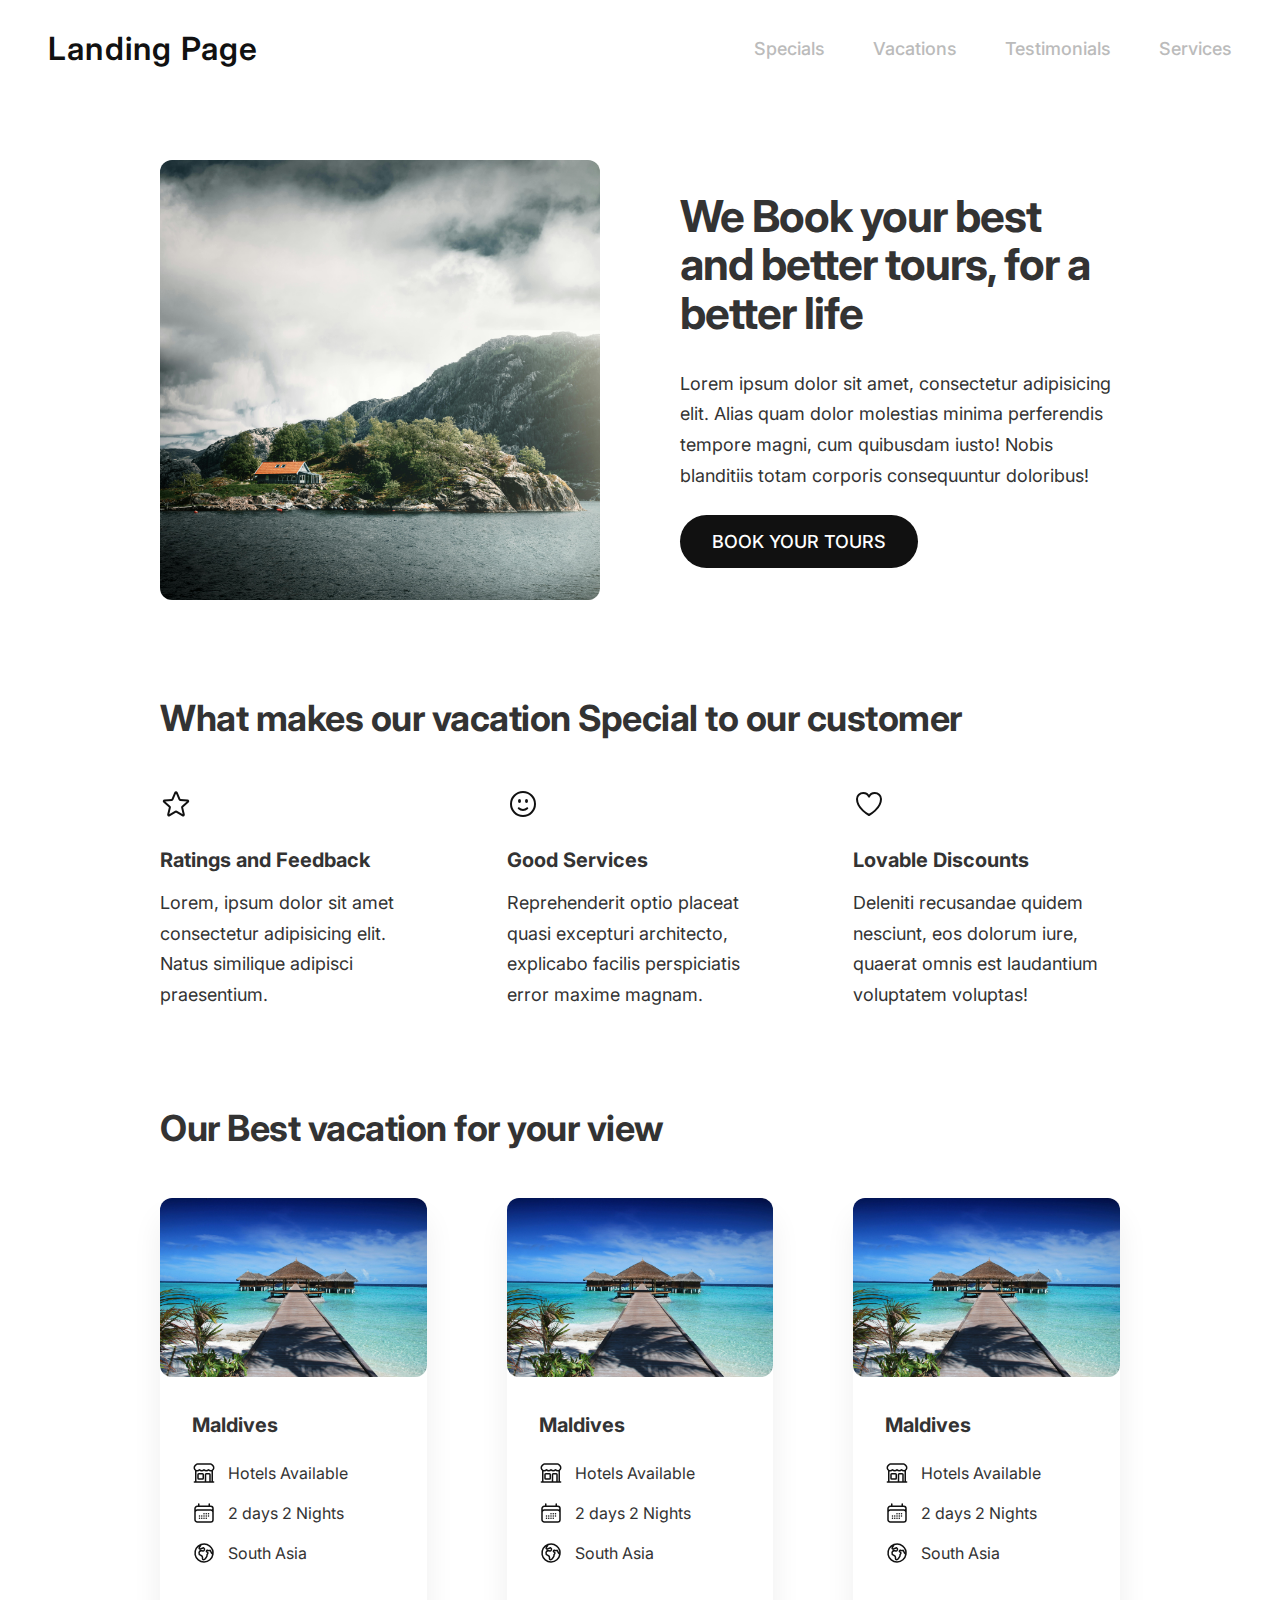
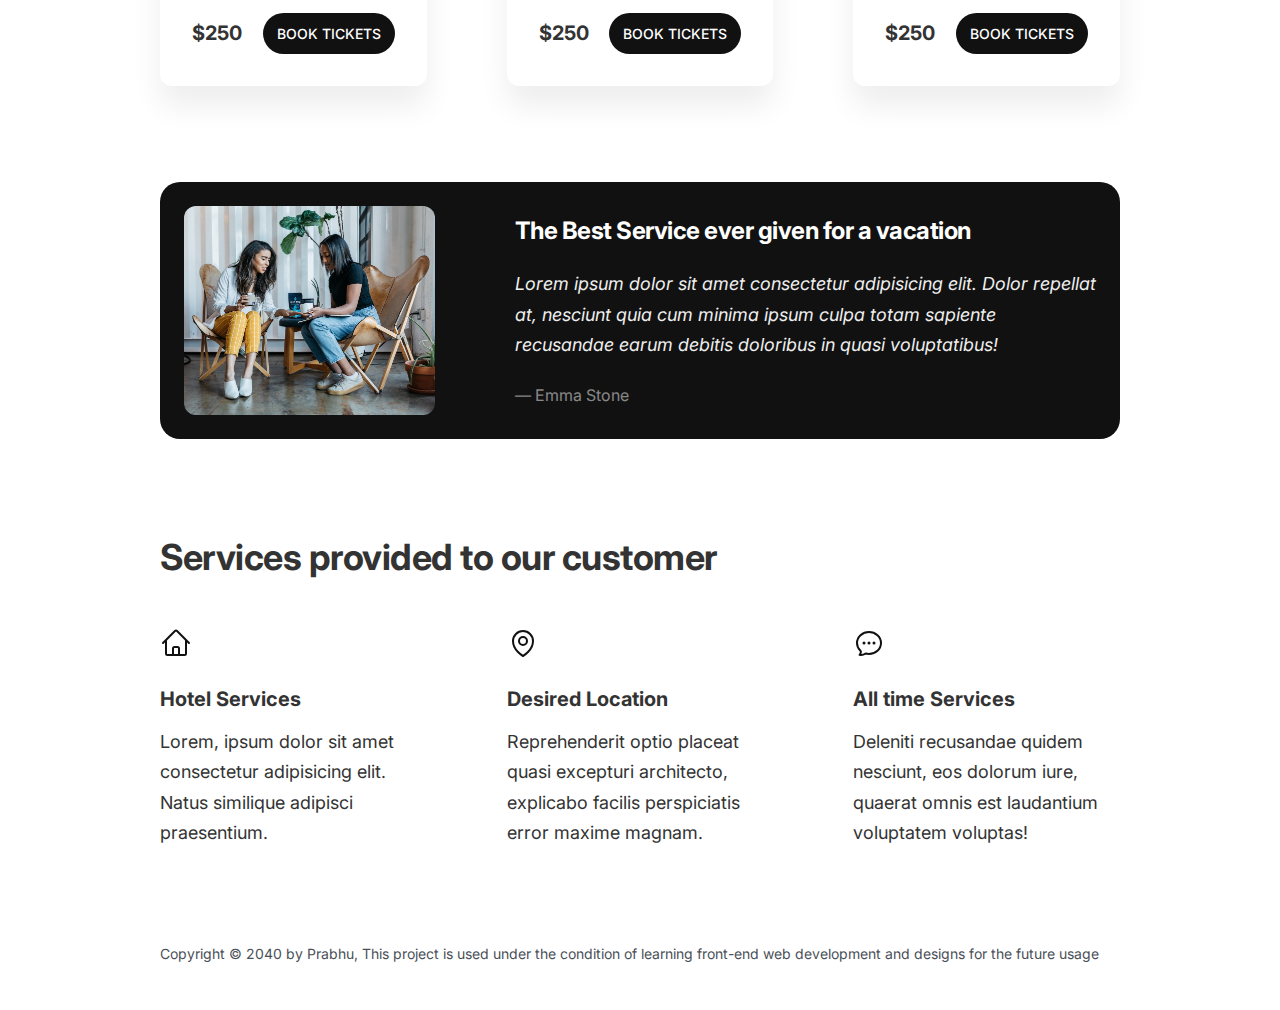
<file: CODSOFT - Level 1 - Task 2/index.html>
<!DOCTYPE html>
<html lang="en">
  <head>
    <meta charset="UTF-8" />
    <meta http-equiv="X-UA-Compatible" content="IE=edge" />
    <meta name="viewport" content="width=device-width, initial-scale=1.0" />

    <link rel="preconnect" href="https://fonts.googleapis.com" />
    <link rel="preconnect" href="https://fonts.gstatic.com" crossorigin />
    <link
      href="https://fonts.googleapis.com/css2?family=Inter:wght@100..900&display=swap"
      rel="stylesheet"
    />
    <link rel="stylesheet" href="style.css" />
    <title>Landing Page | Tour web</title>
  </head>
  <body>
    <header class="header">
      <!-- Name and Logo -->
      <a href="#" class="name-logo">Landing Page</a>
      <!-- Navigation Bar -->
      <nav class="navigation">
        <ul class="nav-list">
          <li><a href="#specials" class="nav-link">Specials</a></li>
          <li><a href="#vacations" class="nav-link">Vacations</a></li>
          <li><a href="#testimonials" class="nav-link">Testimonials</a></li>
          <li><a href="#services" class="nav-link">Services</a></li>
        </ul>
      </nav>
    </header>
    <div class="container">
      <section class="hero">
        <img src="images/vacation.jpg" alt="Photo" />
        <div class="header-text-box">
          <h1>We Book your best and better tours, for a better life</h1>
          <p class="header-text">
            Lorem ipsum dolor sit amet, consectetur adipisicing elit. Alias quam
            dolor molestias minima perferendis tempore magni, cum quibusdam
            iusto! Nobis blanditiis totam corporis consequuntur doloribus!
          </p>
          <a class="btn btn--big" href="#">Book your Tours</a>
        </div>
      </section>

      <!-- Specials -->
      <section id="specials">
        <h2>What makes our vacation Special to our customer</h2>
        <div class="grid-3-cols">
          <div>
            <svg
              xmlns="http://www.w3.org/2000/svg"
              fill="none"
              viewBox="0 0 24 24"
              stroke-width="1.5"
              stroke="currentColor"
              class="features-icon"
            >
              <path
                stroke-linecap="round"
                stroke-linejoin="round"
                d="M11.48 3.499a.562.562 0 0 1 1.04 0l2.125 5.111a.563.563 0 0 0 .475.345l5.518.442c.499.04.701.663.321.988l-4.204 3.602a.563.563 0 0 0-.182.557l1.285 5.385a.562.562 0 0 1-.84.61l-4.725-2.885a.562.562 0 0 0-.586 0L6.982 20.54a.562.562 0 0 1-.84-.61l1.285-5.386a.562.562 0 0 0-.182-.557l-4.204-3.602a.562.562 0 0 1 .321-.988l5.518-.442a.563.563 0 0 0 .475-.345L11.48 3.5Z"
              />
            </svg>

            <p class="features-title">
              <strong>Ratings and Feedback</strong>
            </p>
            <p class="features-text">
              Lorem, ipsum dolor sit amet consectetur adipisicing elit. Natus
              similique adipisci praesentium.
            </p>
          </div>

          <div>
            <svg
              xmlns="http://www.w3.org/2000/svg"
              fill="none"
              viewBox="0 0 24 24"
              stroke-width="1.5"
              stroke="currentColor"
              class="features-icon"
            >
              <path
                stroke-linecap="round"
                stroke-linejoin="round"
                d="M15.182 15.182a4.5 4.5 0 0 1-6.364 0M21 12a9 9 0 1 1-18 0 9 9 0 0 1 18 0ZM9.75 9.75c0 .414-.168.75-.375.75S9 10.164 9 9.75 9.168 9 9.375 9s.375.336.375.75Zm-.375 0h.008v.015h-.008V9.75Zm5.625 0c0 .414-.168.75-.375.75s-.375-.336-.375-.75.168-.75.375-.75.375.336.375.75Zm-.375 0h.008v.015h-.008V9.75Z"
              />
            </svg>

            <p class="features-title">
              <strong>Good Services</strong>
            </p>
            <p class="features-text">
              Reprehenderit optio placeat quasi excepturi architecto, explicabo
              facilis perspiciatis error maxime magnam.
            </p>
          </div>

          <div>
            <svg
              xmlns="http://www.w3.org/2000/svg"
              fill="none"
              viewBox="0 0 24 24"
              stroke-width="1.5"
              stroke="currentColor"
              class="features-icon"
            >
              <path
                stroke-linecap="round"
                stroke-linejoin="round"
                d="M21 8.25c0-2.485-2.099-4.5-4.688-4.5-1.935 0-3.597 1.126-4.312 2.733-.715-1.607-2.377-2.733-4.313-2.733C5.1 3.75 3 5.765 3 8.25c0 7.22 9 12 9 12s9-4.78 9-12Z"
              />
            </svg>

            <p class="features-title">
              <strong>Lovable Discounts</strong>
            </p>
            <p class="features-text">
              Deleniti recusandae quidem nesciunt, eos dolorum iure, quaerat
              omnis est laudantium voluptatem voluptas!
            </p>
          </div>
        </div>
      </section>

      <!-- Vacations -->
      <section>
        <h2>Our Best vacation for your view</h2>
        <div class="grid-3-cols">
          <figure class="vacation">
            <img src="images/bali.jpg" alt="maldives" />
            <div class="tour-box">
              <h3>Maldives</h3>
              <ul class="tour-details">
                <li>
                  <svg
                    xmlns="http://www.w3.org/2000/svg"
                    fill="none"
                    viewBox="0 0 24 24"
                    stroke-width="1.5"
                    stroke="currentColor"
                    class="tour-icon"
                  >
                    <path
                      stroke-linecap="round"
                      stroke-linejoin="round"
                      d="M13.5 21v-7.5a.75.75 0 0 1 .75-.75h3a.75.75 0 0 1 .75.75V21m-4.5 0H2.36m11.14 0H18m0 0h3.64m-1.39 0V9.349M3.75 21V9.349m0 0a3.001 3.001 0 0 0 3.75-.615A2.993 2.993 0 0 0 9.75 9.75c.896 0 1.7-.393 2.25-1.016a2.993 2.993 0 0 0 2.25 1.016c.896 0 1.7-.393 2.25-1.015a3.001 3.001 0 0 0 3.75.614m-16.5 0a3.004 3.004 0 0 1-.621-4.72l1.189-1.19A1.5 1.5 0 0 1 5.378 3h13.243a1.5 1.5 0 0 1 1.06.44l1.19 1.189a3 3 0 0 1-.621 4.72M6.75 18h3.75a.75.75 0 0 0 .75-.75V13.5a.75.75 0 0 0-.75-.75H6.75a.75.75 0 0 0-.75.75v3.75c0 .414.336.75.75.75Z"
                    />
                  </svg>

                  <span>Hotels Available</span>
                </li>
                <li>
                  <svg
                    xmlns="http://www.w3.org/2000/svg"
                    fill="none"
                    viewBox="0 0 24 24"
                    stroke-width="1.5"
                    stroke="currentColor"
                    class="tour-icon"
                  >
                    <path
                      stroke-linecap="round"
                      stroke-linejoin="round"
                      d="M6.75 3v2.25M17.25 3v2.25M3 18.75V7.5a2.25 2.25 0 0 1 2.25-2.25h13.5A2.25 2.25 0 0 1 21 7.5v11.25m-18 0A2.25 2.25 0 0 0 5.25 21h13.5A2.25 2.25 0 0 0 21 18.75m-18 0v-7.5A2.25 2.25 0 0 1 5.25 9h13.5A2.25 2.25 0 0 1 21 11.25v7.5m-9-6h.008v.008H12v-.008ZM12 15h.008v.008H12V15Zm0 2.25h.008v.008H12v-.008ZM9.75 15h.008v.008H9.75V15Zm0 2.25h.008v.008H9.75v-.008ZM7.5 15h.008v.008H7.5V15Zm0 2.25h.008v.008H7.5v-.008Zm6.75-4.5h.008v.008h-.008v-.008Zm0 2.25h.008v.008h-.008V15Zm0 2.25h.008v.008h-.008v-.008Zm2.25-4.5h.008v.008H16.5v-.008Zm0 2.25h.008v.008H16.5V15Z"
                    />
                  </svg>

                  <span>2 days 2 Nights</span>
                </li>
                <li>
                  <svg
                    xmlns="http://www.w3.org/2000/svg"
                    fill="none"
                    viewBox="0 0 24 24"
                    stroke-width="1.5"
                    stroke="currentColor"
                    class="tour-icon"
                  >
                    <path
                      stroke-linecap="round"
                      stroke-linejoin="round"
                      d="m20.893 13.393-1.135-1.135a2.252 2.252 0 0 1-.421-.585l-1.08-2.16a.414.414 0 0 0-.663-.107.827.827 0 0 1-.812.21l-1.273-.363a.89.89 0 0 0-.738 1.595l.587.39c.59.395.674 1.23.172 1.732l-.2.2c-.212.212-.33.498-.33.796v.41c0 .409-.11.809-.32 1.158l-1.315 2.191a2.11 2.11 0 0 1-1.81 1.025 1.055 1.055 0 0 1-1.055-1.055v-1.172c0-.92-.56-1.747-1.414-2.089l-.655-.261a2.25 2.25 0 0 1-1.383-2.46l.007-.042a2.25 2.25 0 0 1 .29-.787l.09-.15a2.25 2.25 0 0 1 2.37-1.048l1.178.236a1.125 1.125 0 0 0 1.302-.795l.208-.73a1.125 1.125 0 0 0-.578-1.315l-.665-.332-.091.091a2.25 2.25 0 0 1-1.591.659h-.18c-.249 0-.487.1-.662.274a.931.931 0 0 1-1.458-1.137l1.411-2.353a2.25 2.25 0 0 0 .286-.76m11.928 9.869A9 9 0 0 0 8.965 3.525m11.928 9.868A9 9 0 1 1 8.965 3.525"
                    />
                  </svg>

                  <span>South Asia</span>
                </li>
              </ul>
              <div class="tour-price">
                <strong>$250</strong>
                <a href="#" class="btn btn--small">Book Tickets</a>
              </div>
            </div>
          </figure>

          <figure class="vacation" id="vacations">
            <img src="images/bali.jpg" alt="maldives" />
            <div class="tour-box">
              <h3>Maldives</h3>
              <ul class="tour-details">
                <li>
                  <svg
                    xmlns="http://www.w3.org/2000/svg"
                    fill="none"
                    viewBox="0 0 24 24"
                    stroke-width="1.5"
                    stroke="currentColor"
                    class="tour-icon"
                  >
                    <path
                      stroke-linecap="round"
                      stroke-linejoin="round"
                      d="M13.5 21v-7.5a.75.75 0 0 1 .75-.75h3a.75.75 0 0 1 .75.75V21m-4.5 0H2.36m11.14 0H18m0 0h3.64m-1.39 0V9.349M3.75 21V9.349m0 0a3.001 3.001 0 0 0 3.75-.615A2.993 2.993 0 0 0 9.75 9.75c.896 0 1.7-.393 2.25-1.016a2.993 2.993 0 0 0 2.25 1.016c.896 0 1.7-.393 2.25-1.015a3.001 3.001 0 0 0 3.75.614m-16.5 0a3.004 3.004 0 0 1-.621-4.72l1.189-1.19A1.5 1.5 0 0 1 5.378 3h13.243a1.5 1.5 0 0 1 1.06.44l1.19 1.189a3 3 0 0 1-.621 4.72M6.75 18h3.75a.75.75 0 0 0 .75-.75V13.5a.75.75 0 0 0-.75-.75H6.75a.75.75 0 0 0-.75.75v3.75c0 .414.336.75.75.75Z"
                    />
                  </svg>

                  <span>Hotels Available</span>
                </li>
                <li>
                  <svg
                    xmlns="http://www.w3.org/2000/svg"
                    fill="none"
                    viewBox="0 0 24 24"
                    stroke-width="1.5"
                    stroke="currentColor"
                    class="tour-icon"
                  >
                    <path
                      stroke-linecap="round"
                      stroke-linejoin="round"
                      d="M6.75 3v2.25M17.25 3v2.25M3 18.75V7.5a2.25 2.25 0 0 1 2.25-2.25h13.5A2.25 2.25 0 0 1 21 7.5v11.25m-18 0A2.25 2.25 0 0 0 5.25 21h13.5A2.25 2.25 0 0 0 21 18.75m-18 0v-7.5A2.25 2.25 0 0 1 5.25 9h13.5A2.25 2.25 0 0 1 21 11.25v7.5m-9-6h.008v.008H12v-.008ZM12 15h.008v.008H12V15Zm0 2.25h.008v.008H12v-.008ZM9.75 15h.008v.008H9.75V15Zm0 2.25h.008v.008H9.75v-.008ZM7.5 15h.008v.008H7.5V15Zm0 2.25h.008v.008H7.5v-.008Zm6.75-4.5h.008v.008h-.008v-.008Zm0 2.25h.008v.008h-.008V15Zm0 2.25h.008v.008h-.008v-.008Zm2.25-4.5h.008v.008H16.5v-.008Zm0 2.25h.008v.008H16.5V15Z"
                    />
                  </svg>

                  <span>2 days 2 Nights</span>
                </li>
                <li>
                  <svg
                    xmlns="http://www.w3.org/2000/svg"
                    fill="none"
                    viewBox="0 0 24 24"
                    stroke-width="1.5"
                    stroke="currentColor"
                    class="tour-icon"
                  >
                    <path
                      stroke-linecap="round"
                      stroke-linejoin="round"
                      d="m20.893 13.393-1.135-1.135a2.252 2.252 0 0 1-.421-.585l-1.08-2.16a.414.414 0 0 0-.663-.107.827.827 0 0 1-.812.21l-1.273-.363a.89.89 0 0 0-.738 1.595l.587.39c.59.395.674 1.23.172 1.732l-.2.2c-.212.212-.33.498-.33.796v.41c0 .409-.11.809-.32 1.158l-1.315 2.191a2.11 2.11 0 0 1-1.81 1.025 1.055 1.055 0 0 1-1.055-1.055v-1.172c0-.92-.56-1.747-1.414-2.089l-.655-.261a2.25 2.25 0 0 1-1.383-2.46l.007-.042a2.25 2.25 0 0 1 .29-.787l.09-.15a2.25 2.25 0 0 1 2.37-1.048l1.178.236a1.125 1.125 0 0 0 1.302-.795l.208-.73a1.125 1.125 0 0 0-.578-1.315l-.665-.332-.091.091a2.25 2.25 0 0 1-1.591.659h-.18c-.249 0-.487.1-.662.274a.931.931 0 0 1-1.458-1.137l1.411-2.353a2.25 2.25 0 0 0 .286-.76m11.928 9.869A9 9 0 0 0 8.965 3.525m11.928 9.868A9 9 0 1 1 8.965 3.525"
                    />
                  </svg>

                  <span>South Asia</span>
                </li>
              </ul>
              <div class="tour-price">
                <strong>$250</strong>
                <a href="#" class="btn btn--small">Book Tickets</a>
              </div>
            </div>
          </figure>
          <figure class="vacation">
            <img src="images/bali.jpg" alt="maldives" />
            <div class="tour-box">
              <h3>Maldives</h3>
              <ul class="tour-details">
                <li>
                  <svg
                    xmlns="http://www.w3.org/2000/svg"
                    fill="none"
                    viewBox="0 0 24 24"
                    stroke-width="1.5"
                    stroke="currentColor"
                    class="tour-icon"
                  >
                    <path
                      stroke-linecap="round"
                      stroke-linejoin="round"
                      d="M13.5 21v-7.5a.75.75 0 0 1 .75-.75h3a.75.75 0 0 1 .75.75V21m-4.5 0H2.36m11.14 0H18m0 0h3.64m-1.39 0V9.349M3.75 21V9.349m0 0a3.001 3.001 0 0 0 3.75-.615A2.993 2.993 0 0 0 9.75 9.75c.896 0 1.7-.393 2.25-1.016a2.993 2.993 0 0 0 2.25 1.016c.896 0 1.7-.393 2.25-1.015a3.001 3.001 0 0 0 3.75.614m-16.5 0a3.004 3.004 0 0 1-.621-4.72l1.189-1.19A1.5 1.5 0 0 1 5.378 3h13.243a1.5 1.5 0 0 1 1.06.44l1.19 1.189a3 3 0 0 1-.621 4.72M6.75 18h3.75a.75.75 0 0 0 .75-.75V13.5a.75.75 0 0 0-.75-.75H6.75a.75.75 0 0 0-.75.75v3.75c0 .414.336.75.75.75Z"
                    />
                  </svg>

                  <span>Hotels Available</span>
                </li>
                <li>
                  <svg
                    xmlns="http://www.w3.org/2000/svg"
                    fill="none"
                    viewBox="0 0 24 24"
                    stroke-width="1.5"
                    stroke="currentColor"
                    class="tour-icon"
                  >
                    <path
                      stroke-linecap="round"
                      stroke-linejoin="round"
                      d="M6.75 3v2.25M17.25 3v2.25M3 18.75V7.5a2.25 2.25 0 0 1 2.25-2.25h13.5A2.25 2.25 0 0 1 21 7.5v11.25m-18 0A2.25 2.25 0 0 0 5.25 21h13.5A2.25 2.25 0 0 0 21 18.75m-18 0v-7.5A2.25 2.25 0 0 1 5.25 9h13.5A2.25 2.25 0 0 1 21 11.25v7.5m-9-6h.008v.008H12v-.008ZM12 15h.008v.008H12V15Zm0 2.25h.008v.008H12v-.008ZM9.75 15h.008v.008H9.75V15Zm0 2.25h.008v.008H9.75v-.008ZM7.5 15h.008v.008H7.5V15Zm0 2.25h.008v.008H7.5v-.008Zm6.75-4.5h.008v.008h-.008v-.008Zm0 2.25h.008v.008h-.008V15Zm0 2.25h.008v.008h-.008v-.008Zm2.25-4.5h.008v.008H16.5v-.008Zm0 2.25h.008v.008H16.5V15Z"
                    />
                  </svg>

                  <span>2 days 2 Nights</span>
                </li>
                <li>
                  <svg
                    xmlns="http://www.w3.org/2000/svg"
                    fill="none"
                    viewBox="0 0 24 24"
                    stroke-width="1.5"
                    stroke="currentColor"
                    class="tour-icon"
                  >
                    <path
                      stroke-linecap="round"
                      stroke-linejoin="round"
                      d="m20.893 13.393-1.135-1.135a2.252 2.252 0 0 1-.421-.585l-1.08-2.16a.414.414 0 0 0-.663-.107.827.827 0 0 1-.812.21l-1.273-.363a.89.89 0 0 0-.738 1.595l.587.39c.59.395.674 1.23.172 1.732l-.2.2c-.212.212-.33.498-.33.796v.41c0 .409-.11.809-.32 1.158l-1.315 2.191a2.11 2.11 0 0 1-1.81 1.025 1.055 1.055 0 0 1-1.055-1.055v-1.172c0-.92-.56-1.747-1.414-2.089l-.655-.261a2.25 2.25 0 0 1-1.383-2.46l.007-.042a2.25 2.25 0 0 1 .29-.787l.09-.15a2.25 2.25 0 0 1 2.37-1.048l1.178.236a1.125 1.125 0 0 0 1.302-.795l.208-.73a1.125 1.125 0 0 0-.578-1.315l-.665-.332-.091.091a2.25 2.25 0 0 1-1.591.659h-.18c-.249 0-.487.1-.662.274a.931.931 0 0 1-1.458-1.137l1.411-2.353a2.25 2.25 0 0 0 .286-.76m11.928 9.869A9 9 0 0 0 8.965 3.525m11.928 9.868A9 9 0 1 1 8.965 3.525"
                    />
                  </svg>

                  <span>South Asia</span>
                </li>
              </ul>
              <div class="tour-price">
                <strong>$250</strong>
                <a href="#" class="btn btn--small">Book Tickets</a>
              </div>
            </div>
          </figure>
        </div>
      </section>

      <!-- Testimonials -->
      <section class="testimonial-section" id="testimonials">
        <div class="grid-3-cols">
          <img src="images/customers.jpg" alt="people" />
          <div class="testimonial-box">
            <h2>The Best Service ever given for a vacation</h2>
            <blockquote class="testimonial-text">
              Lorem ipsum dolor sit amet consectetur adipisicing elit. Dolor
              repellat at, nesciunt quia cum minima ipsum culpa totam sapiente
              recusandae earum debitis doloribus in quasi voluptatibus!
            </blockquote>
            <p class="testimonial-author">&mdash; Emma Stone</p>
          </div>
        </div>
      </section>

      <!-- Services -->
      <section id="services">
        <h2>Services provided to our customer</h2>
        <div class="grid-3-cols">
          <div>
            <svg
              xmlns="http://www.w3.org/2000/svg"
              fill="none"
              viewBox="0 0 24 24"
              stroke-width="1.5"
              stroke="currentColor"
              class="features-icon"
            >
              <path
                stroke-linecap="round"
                stroke-linejoin="round"
                d="m2.25 12 8.954-8.955c.44-.439 1.152-.439 1.591 0L21.75 12M4.5 9.75v10.125c0 .621.504 1.125 1.125 1.125H9.75v-4.875c0-.621.504-1.125 1.125-1.125h2.25c.621 0 1.125.504 1.125 1.125V21h4.125c.621 0 1.125-.504 1.125-1.125V9.75M8.25 21h8.25"
              />
            </svg>

            <p class="features-title">
              <strong>Hotel Services</strong>
            </p>
            <p class="features-text">
              Lorem, ipsum dolor sit amet consectetur adipisicing elit. Natus
              similique adipisci praesentium.
            </p>
          </div>

          <div>
            <svg
              xmlns="http://www.w3.org/2000/svg"
              fill="none"
              viewBox="0 0 24 24"
              stroke-width="1.5"
              stroke="currentColor"
              class="features-icon"
            >
              <path
                stroke-linecap="round"
                stroke-linejoin="round"
                d="M15 10.5a3 3 0 1 1-6 0 3 3 0 0 1 6 0Z"
              />
              <path
                stroke-linecap="round"
                stroke-linejoin="round"
                d="M19.5 10.5c0 7.142-7.5 11.25-7.5 11.25S4.5 17.642 4.5 10.5a7.5 7.5 0 1 1 15 0Z"
              />
            </svg>

            <p class="features-title">
              <strong>Desired Location</strong>
            </p>
            <p class="features-text">
              Reprehenderit optio placeat quasi excepturi architecto, explicabo
              facilis perspiciatis error maxime magnam.
            </p>
          </div>

          <div>
            <svg
              xmlns="http://www.w3.org/2000/svg"
              fill="none"
              viewBox="0 0 24 24"
              stroke-width="1.5"
              stroke="currentColor"
              class="features-icon"
            >
              <path
                stroke-linecap="round"
                stroke-linejoin="round"
                d="M8.625 12a.375.375 0 1 1-.75 0 .375.375 0 0 1 .75 0Zm0 0H8.25m4.125 0a.375.375 0 1 1-.75 0 .375.375 0 0 1 .75 0Zm0 0H12m4.125 0a.375.375 0 1 1-.75 0 .375.375 0 0 1 .75 0Zm0 0h-.375M21 12c0 4.556-4.03 8.25-9 8.25a9.764 9.764 0 0 1-2.555-.337A5.972 5.972 0 0 1 5.41 20.97a5.969 5.969 0 0 1-.474-.065 4.48 4.48 0 0 0 .978-2.025c.09-.457-.133-.901-.467-1.226C3.93 16.178 3 14.189 3 12c0-4.556 4.03-8.25 9-8.25s9 3.694 9 8.25Z"
              />
            </svg>

            <p class="features-title">
              <strong>All time Services</strong>
            </p>
            <p class="features-text">
              Deleniti recusandae quidem nesciunt, eos dolorum iure, quaerat
              omnis est laudantium voluptatem voluptas!
            </p>
          </div>
        </div>
      </section>

      <footer>
        Copyright &copy; 2040 by Prabhu, This project is used under the
        condition of learning front-end web development and designs for the
        future usage
      </footer>
    </div>
  </body>
</html>
</file>
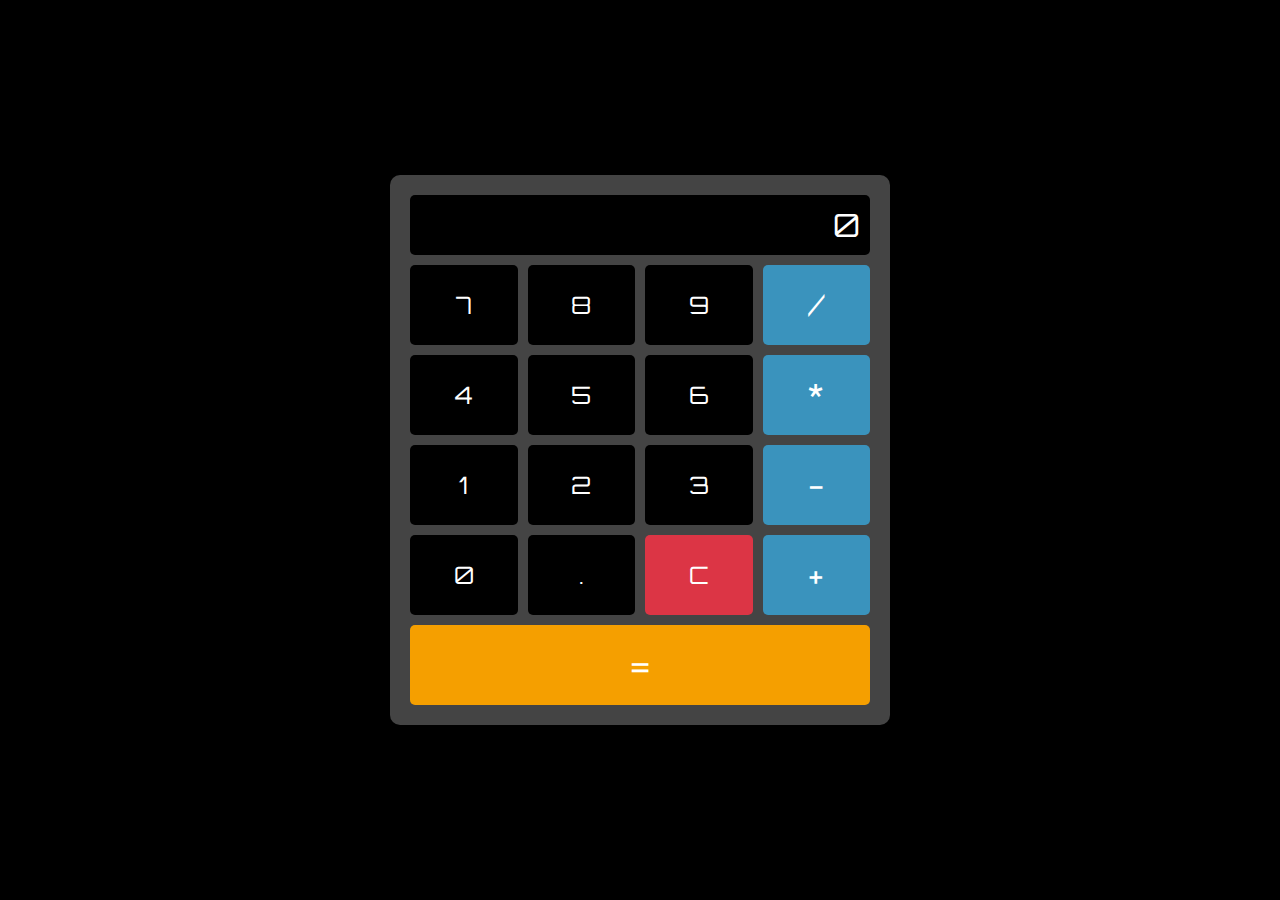
<file: CODSOFT - Level1 - Task 3/index.html>
<!DOCTYPE html>
<html lang="en">
  <head>
    <meta charset="UTF-8" />
    <meta name="viewport" content="width=device-width, initial-scale=1.0" />
    <title>Calculator</title>
    <link rel="stylesheet" href="style.css" />
    <link rel="preconnect" href="https://fonts.googleapis.com" />
    <link rel="preconnect" href="https://fonts.gstatic.com" crossorigin />
    <link rel="icon" href="icon.png" />
    <link
      href="https://fonts.googleapis.com/css2?family=Orbitron:wght@400..900&display=swap"
      rel="stylesheet"
    />
  </head>
  <body>
    <div class="calculator">
      <div class="display" id="display">0</div>
      <div class="buttons">
        <button class="btn" data-key="7">7</button>
        <button class="btn" data-key="8">8</button>
        <button class="btn" data-key="9">9</button>
        <button class="btn operator" data-key="/">/</button>
        <button class="btn" data-key="4">4</button>
        <button class="btn" data-key="5">5</button>
        <button class="btn" data-key="6">6</button>
        <button class="btn operator" data-key="*">*</button>
        <button class="btn" data-key="1">1</button>
        <button class="btn" data-key="2">2</button>
        <button class="btn" data-key="3">3</button>
        <button class="btn operator" data-key="-">-</button>
        <button class="btn" data-key="0">0</button>
        <button class="btn" data-key=".">.</button>
        <button class="btn clear" data-key="C">C</button>
        <button class="btn operator" data-key="+">+</button>
        <button class="btn equal" data-key="=">=</button>
      </div>
    </div>
    <script src="script.js"></script>
  </body>
</html>
</file>
<file: CODSOFT - Level 1 - Task 2/style.css>
* {
  margin: 0;
  padding: 0;
  box-sizing: border-box;
}

body {
  font-family: "Inter", sans-serif;
  color: #333;
  scroll-behavior: smooth;
}

.header {
  padding: 0rem 48px;
  display: flex;
  justify-content: space-between;
  align-items: center;
  color: #333;
  height: 96px;
  background-color: #fff;
}

.name-logo {
  color: #111;
  font-size: 32px;
  font-weight: 600;
  letter-spacing: 1.2px;
  text-decoration: none;
}

.nav-list {
  list-style: none;
  display: flex;
  gap: 48px;
}

.nav-link:link,
.nav-link:visited {
  color: #bbb;
  font-size: 18px;
  font-weight: 500;
  text-decoration: none;
  position: relative;
  transition: all 0.3s;
}

.nav-link:hover {
  color: #444;
}

.container {
  width: 960px;
  margin: 0 auto;
}

section {
  margin-bottom: 96px;
}

h2 {
  margin-bottom: 48px;
  font-size: 36px;
  letter-spacing: -0.5px;
}

.grid-3-cols {
  display: grid;
  grid-template-columns: repeat(3, 1fr);
  column-gap: 80px;
}

.btn:link,
.btn:visited {
  background-color: #111;
  color: #fff;
  text-transform: uppercase;
  font-weight: 500;
  text-decoration: none;
  border-radius: 100px;
  display: inline-block;
}

.btn:hover,
.btn:active {
  background-color: #111;
}

.btn--big {
  font-size: 18px;
  padding: 16px 32px;
}

.btn--small {
  font-size: 14px;
  padding: 12px 14px;
}

.hero {
  display: grid;
  grid-template-columns: repeat(2, 1fr);
  column-gap: 80px;
  margin-top: 64px;
}

.header-text-box {
  align-self: center;
}

h1 {
  margin-bottom: 32px;
  font-size: 44px;
  line-height: 1.1;
  letter-spacing: -1px;
}

.header-text {
  margin-bottom: 24px;
  font-size: 18px;
  line-height: 1.7;
}

img {
  width: 100%;
  border-radius: 12px;
}

.features-icon {
  stroke: #111;
  width: 32px;
  height: 32px;
  margin-bottom: 24px;
}

.features-title {
  margin-bottom: 16px;
  font-size: 20px;
}

.features-text {
  font-size: 18px;
  line-height: 1.7;
}

.testimonial-section {
  background-color: #111;
  color: #fff;
  padding: 24px;
  border-radius: 20px;
}

.testimonial-box {
  grid-column: 2 / -1;
  align-self: center;
}

.testimonial-box h2 {
  margin-bottom: 24px;
  font-size: 24px;
}

.testimonial-text {
  font-style: italic;
  margin-bottom: 24px;
  font-size: 18px;
  line-height: 1.7;
  color: #eee;
}

.testimonial-author {
  color: rgba(255, 255, 255, 0.502);
}

.vacation {
  box-shadow: 0 20px 30px 0 rgba(0, 0, 0, 0.07);
  border-radius: 12px;
}
.vacation:hover {
  box-shadow: 0 20px 30px 0 rgba(0, 0, 0, 0.1);
  transition: all 0.4s ease-out;
}

.tour-box {
  padding: 32px;
}

.tour img {
  border-bottom-left-radius: 0;
  border-bottom-right-radius: 0;
}

h3 {
  margin-bottom: 24px;
  font-size: 20px;
}

.tour-details {
  list-style: none;
  margin-bottom: 48px;
}

.tour-details li {
  display: flex;
  align-items: center;
  gap: 12px;
  margin-bottom: 16px;
}

.tour-details li:last-child {
  margin-bottom: 0;
}

.tour-icon {
  stroke: #111;
  width: 24px;
  height: 24px;
}

.tour-price {
  display: flex;
  justify-content: space-between;
  font-size: 20px;
  align-items: center;
}

footer {
  margin-bottom: 48px;
  font-size: 14px;
  color: #495057;
}
</file>
<file: CODSOFT - Level1 - Task 3/style.css>
* {
  font-family: "Orbitron", sans-serif;
  padding: 0;
  margin: 0;
  box-sizing: border-box;
}

html {
  font-size: 62.5%;
}

body {
  display: flex;
  justify-content: center;
  align-items: center;
  height: 100vh;
  margin: 0;
  background-color: #000;
  transition: all 0.2s;
}

.calculator {
  width: 500px; /* Increased width for better display */
  background-color: #444;
  padding: 2rem;
  border-radius: 1rem;
  box-shadow: 0 0 10px rgba(0, 0, 0, 0.1);
}

.display {
  height: 6rem;
  background-color: #000;
  color: #fff;
  font-size: 3.2rem;
  text-align: right;
  padding: 1rem;
  border-radius: 5px;
  margin-bottom: 1rem;
  overflow-x: auto;
  overflow-y: hidden;
  white-space: nowrap;
  direction: ltr;
  scrollbar-width: none;
}

.buttons {
  display: grid;
  grid-template-columns: repeat(4, 1fr);
  gap: 1rem;
}

.btn {
  background-color: #000;
  color: #fff;
  border: none;
  padding: 2rem 4rem;
  font-size: 2.4rem;
  border-radius: 5px;
  cursor: pointer;
  text-align: center;
}

.btn.operator {
  background-color: #3a93bd;
  color: #fff;
  font-size: 3.2rem;
}

.btn.equal {
  background-color: #f59f00;
  grid-column: span 4;
  font-size: 3.2rem;
}

.btn.clear {
  background-color: #dc3545;
}
</file>
